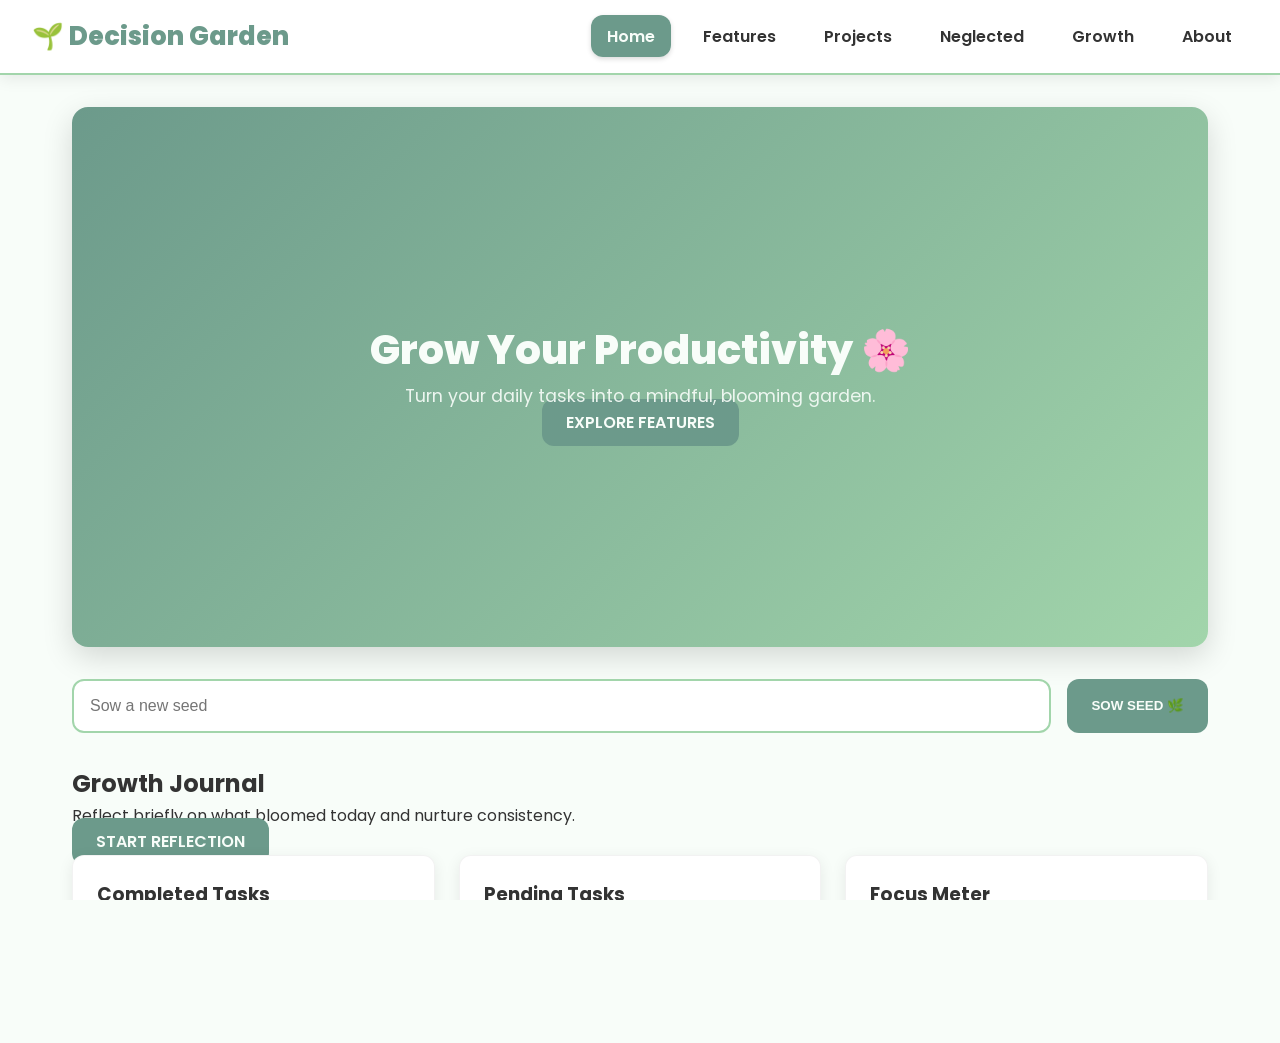
<file: index.html>
<!DOCTYPE html>
<html lang="en">
<head>
  <meta charset="UTF-8">
  <meta name="viewport" content="width=device-width, initial-scale=1">
  <title>Decision Garden | Home</title>
  <link rel="stylesheet" href="style.css">
  <link href="https://fonts.googleapis.com/css2?family=Poppins:wght@300;400;600;700;800&display=swap" rel="stylesheet">
</head>
<body class="home">
  <div class="dashboard-wrapper">

    <header class="dash-header">
      <div class="logo">🌱 Decision Garden</div>
      <nav class="dash-nav">
        <ul>
          <li><a href="index.html" class="active">Home</a></li>
          <li><a href="features.html">Features</a></li>
          <li><a href="projects.html">Projects</a></li>
          <li><a href="neglected.html">Neglected</a></li>
          <li><a href="growth.html">Growth</a></li>
          <li><a href="about.html">About</a></li>
        </ul>
      </nav>
    </header>

    <main class="dash-main">

      <section class="hero-panel big-hero fade-in">
        <div class="hero-content">
          <h1>Grow Your Productivity 🌸</h1>
          <p>Turn your daily tasks into a mindful, blooming garden.</p>
          <a href="features.html" class="btn">Explore Features</a>
        </div>
      </section>

      <section class="add-task-panel slide-up">
        <input type="text" id="taskInput" placeholder="Sow a new seed">
        <button id="addTask" class="btn">Sow Seed 🌿</button>
      </section>

      <section class="task-list grid" id="taskList" role="list"></section>

      <section class="journal-card slide-up">
        <div>
          <h2>Growth Journal</h2>
          <p>Reflect briefly on what bloomed today and nurture consistency.</p>
          <a href="#" class="btn btn-small">Start Reflection</a>
        </div>
      </section>

      <section class="stats-cards grid slide-up">
        <div class="card stat-card">
          <h3>Completed Tasks</h3>
          <p id="completedCount">0</p>
        </div>
        <div class="card stat-card">
          <h3>Pending Tasks</h3>
          <p id="pendingCount">0</p>
        </div>
        <div class="card stat-card">
          <h3>Focus Meter</h3>
          <div class="progress-bar"><div id="focusBar"></div></div>
        </div>
      </section>

    </main>

    <footer class="dash-footer fade-in">
      <p>“The seeds you water today will bloom tomorrow.”</p>
      <p>🌱 Decision Garden © 2025</p>
    </footer>
  </div>

  <script src="script.js"></script>
</body>
</html>
</file>
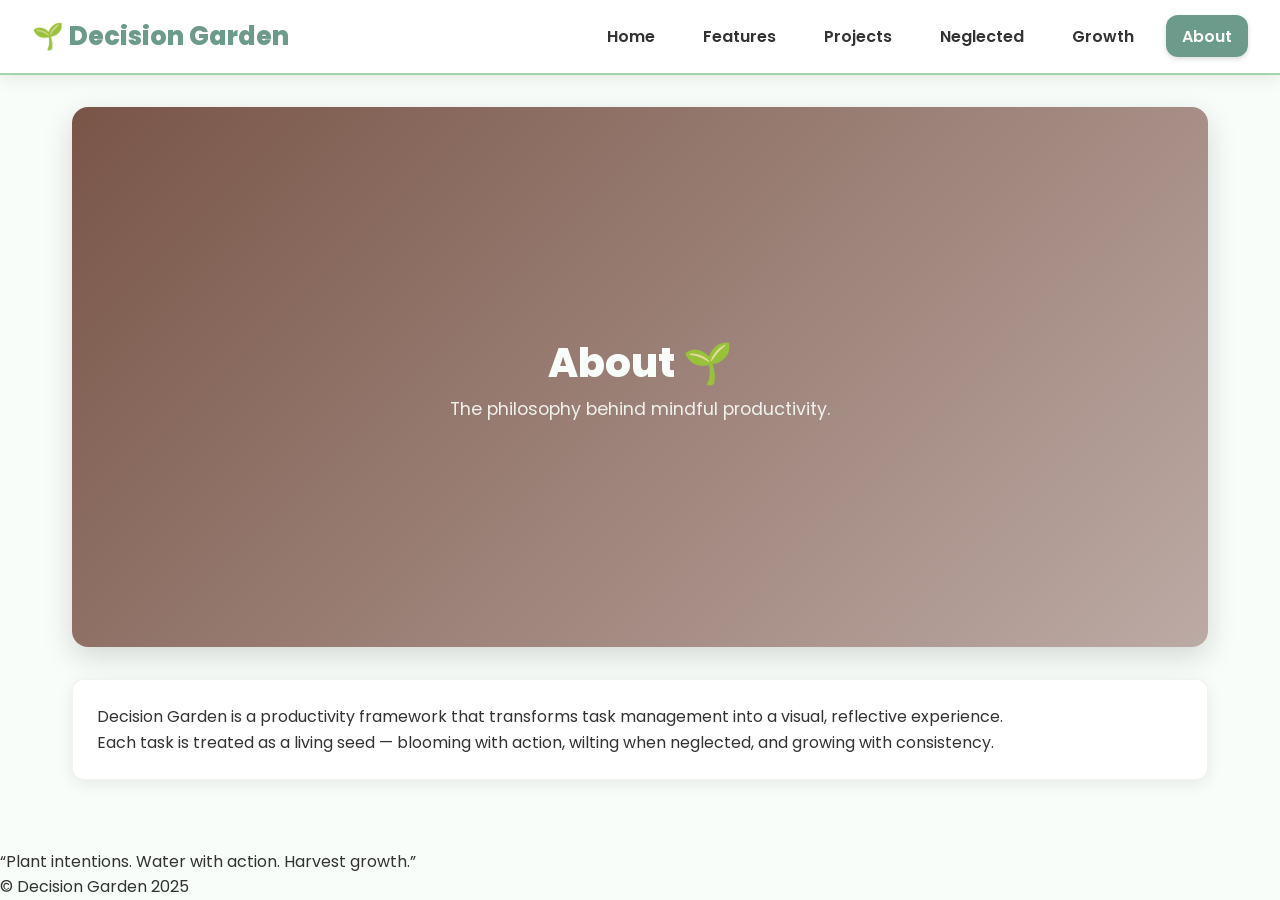
<file: about.html>
<!DOCTYPE html>
<html lang="en">
<head>
  <meta charset="UTF-8">
  <meta name="viewport" content="width=device-width, initial-scale=1">
  <title>Decision Garden | About</title>
  <link rel="stylesheet" href="style.css">
  <link href="https://fonts.googleapis.com/css2?family=Poppins:wght@300;400;600;700;800&display=swap" rel="stylesheet">
</head>
<body class="about">
  <div class="dashboard-wrapper">

    <header class="dash-header">
      <div class="logo">🌱 Decision Garden</div>
      <nav class="dash-nav">
        <ul>
          <li><a href="index.html">Home</a></li>
          <li><a href="features.html">Features</a></li>
          <li><a href="projects.html">Projects</a></li>
          <li><a href="neglected.html">Neglected</a></li>
          <li><a href="growth.html">Growth</a></li>
          <li><a href="about.html" class="active">About</a></li>
        </ul>
      </nav>
    </header>

    <main class="dash-main">
      <section class="hero-panel small-hero fade-in">
        <div class="hero-content">
          <h1>About 🌱</h1>
          <p>The philosophy behind mindful productivity.</p>
        </div>
      </section>

      <section class="about-content card slide-up">
        <p>
          Decision Garden is a productivity framework that transforms task
          management into a visual, reflective experience.
        </p>
        <p>
          Each task is treated as a living seed — blooming with action,
          wilting when neglected, and growing with consistency.
        </p>
      </section>
    </main>

    <footer class="dash-footer fade-in">
      <p>“Plant intentions. Water with action. Harvest growth.”</p>
      <p>© Decision Garden 2025</p>
    </footer>
  </div>
</body>
</html>
</file>
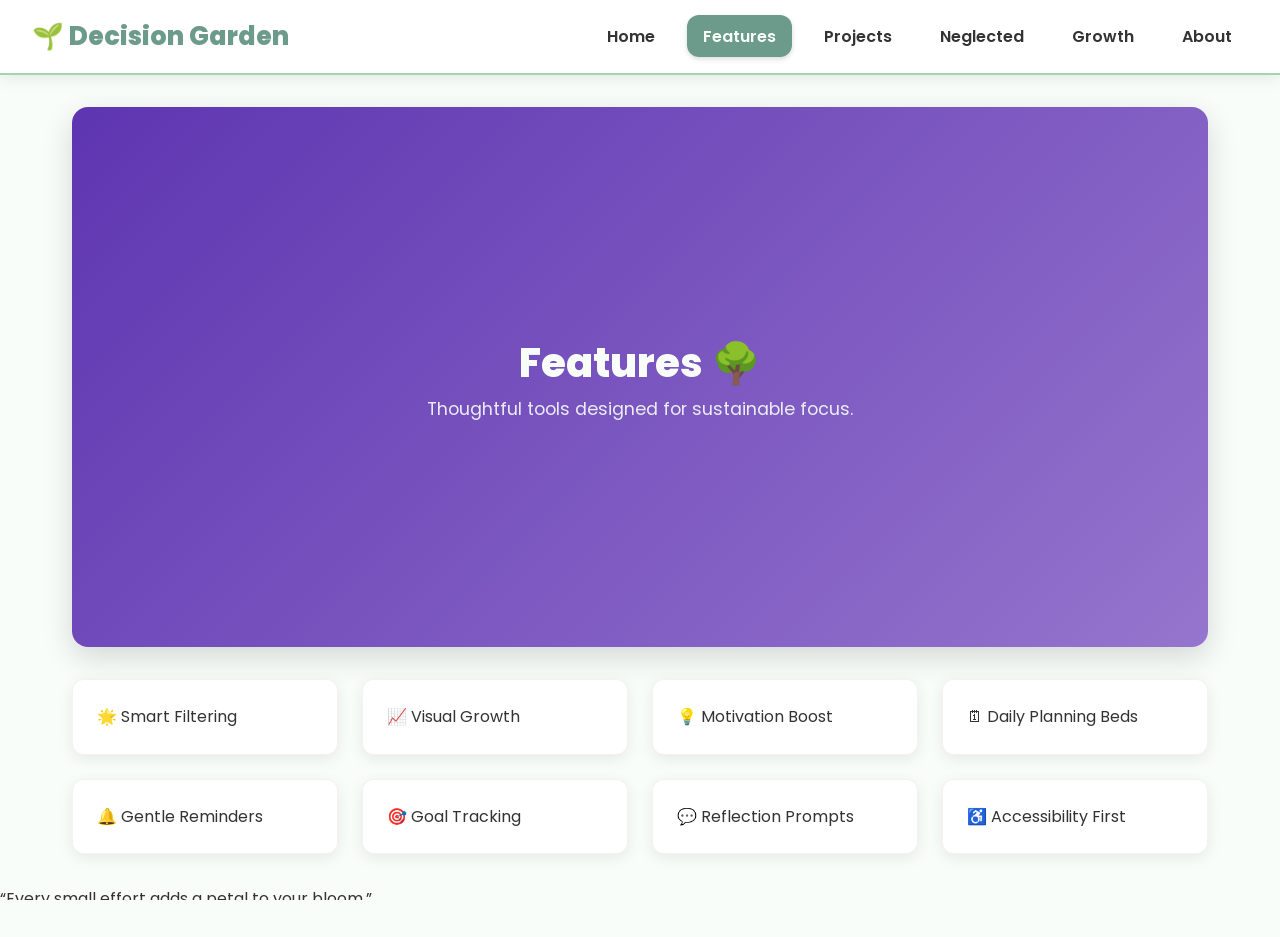
<file: features.html>
<!DOCTYPE html>
<html lang="en">
<head>
  <meta charset="UTF-8">
  <meta name="viewport" content="width=device-width, initial-scale=1">
  <title>Decision Garden | Features</title>
  <link rel="stylesheet" href="style.css">
  <link href="https://fonts.googleapis.com/css2?family=Poppins:wght@300;400;600;700;800&display=swap" rel="stylesheet">
</head>
<body class="features">
  <div class="dashboard-wrapper">

    <header class="dash-header">
      <div class="logo">🌱 Decision Garden</div>
      <nav class="dash-nav">
        <ul>
          <li><a href="index.html">Home</a></li>
          <li><a href="features.html" class="active">Features</a></li>
          <li><a href="projects.html">Projects</a></li>
          <li><a href="neglected.html">Neglected</a></li>
          <li><a href="growth.html">Growth</a></li>
          <li><a href="about.html">About</a></li>
        </ul>
      </nav>
    </header>

    <main class="dash-main">
      <section class="hero-panel small-hero fade-in">
        <div class="hero-content">
          <h1>Features 🌳</h1>
          <p>Thoughtful tools designed for sustainable focus.</p>
        </div>
      </section>

      <section class="features-grid grid slide-up">
        <div class="card feature-card">🌟 Smart Filtering</div>
        <div class="card feature-card">📈 Visual Growth</div>
        <div class="card feature-card">💡 Motivation Boost</div>
        <div class="card feature-card">🗓 Daily Planning Beds</div>
        <div class="card feature-card">🔔 Gentle Reminders</div>
        <div class="card feature-card">🎯 Goal Tracking</div>
        <div class="card feature-card">💬 Reflection Prompts</div>
        <div class="card feature-card">♿ Accessibility First</div>
      </section>
    </main>

    <footer class="dash-footer fade-in">
      <p>“Every small effort adds a petal to your bloom.”</p>
      <p>🌱 Decision Garden © 2025</p>
    </footer>
  </div>

  <script src="script.js"></script>
</body>
</html>
</file>
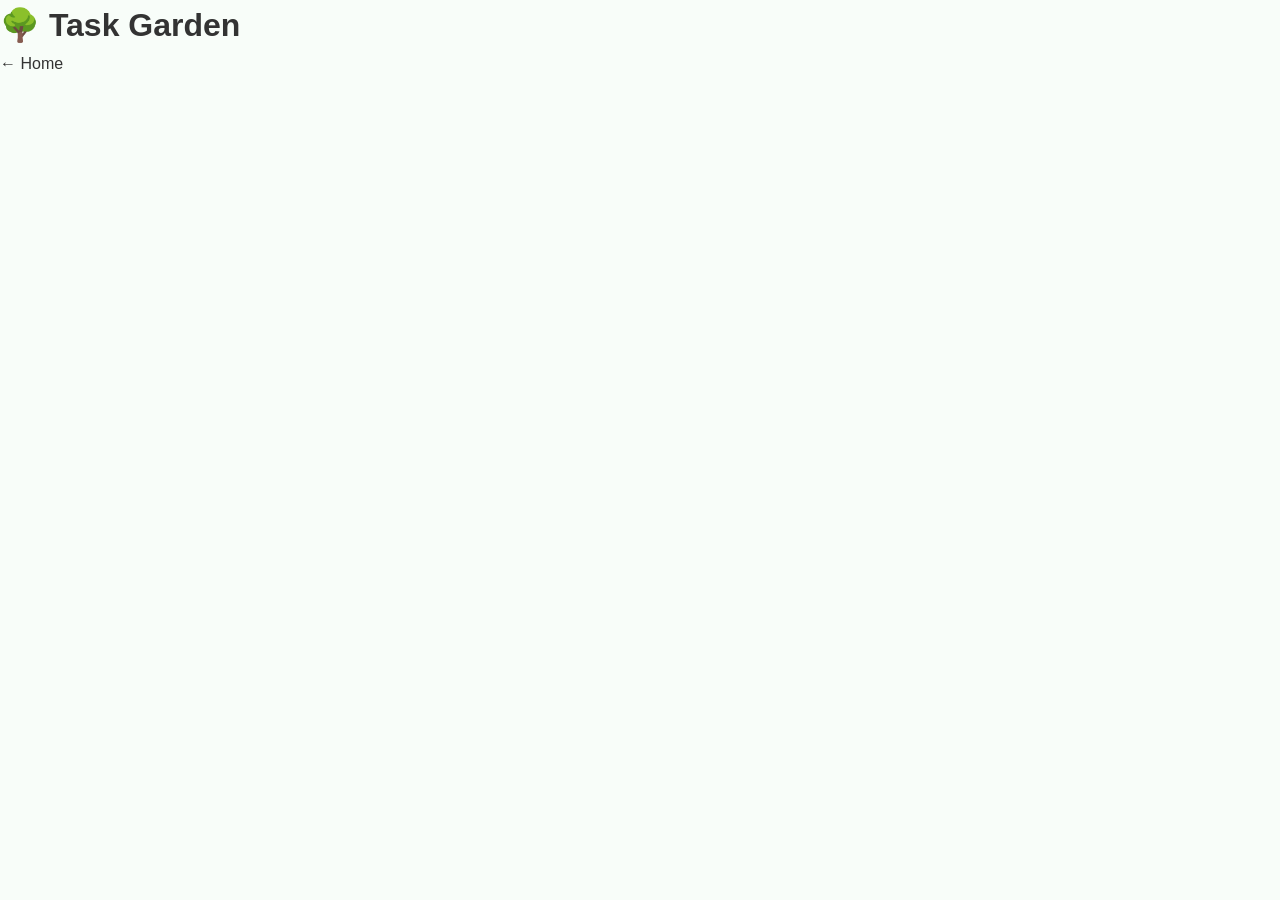
<file: garden.html>
<!DOCTYPE html>
<html lang="en">
<head>
  <meta charset="UTF-8">
  <meta name="viewport" content="width=device-width, initial-scale=1">
  <title>Garden</title>
  <link rel="stylesheet" href="style.css">
</head>
<body>

<header>
  <h1>🌳 Task Garden</h1>
  <a href="index.html">← Home</a>
</header>

<main>
<section class="garden" id="garden" aria-live="polite"></section>
</main>

<script src="script.js"></script>
</body>
</html>
</file>
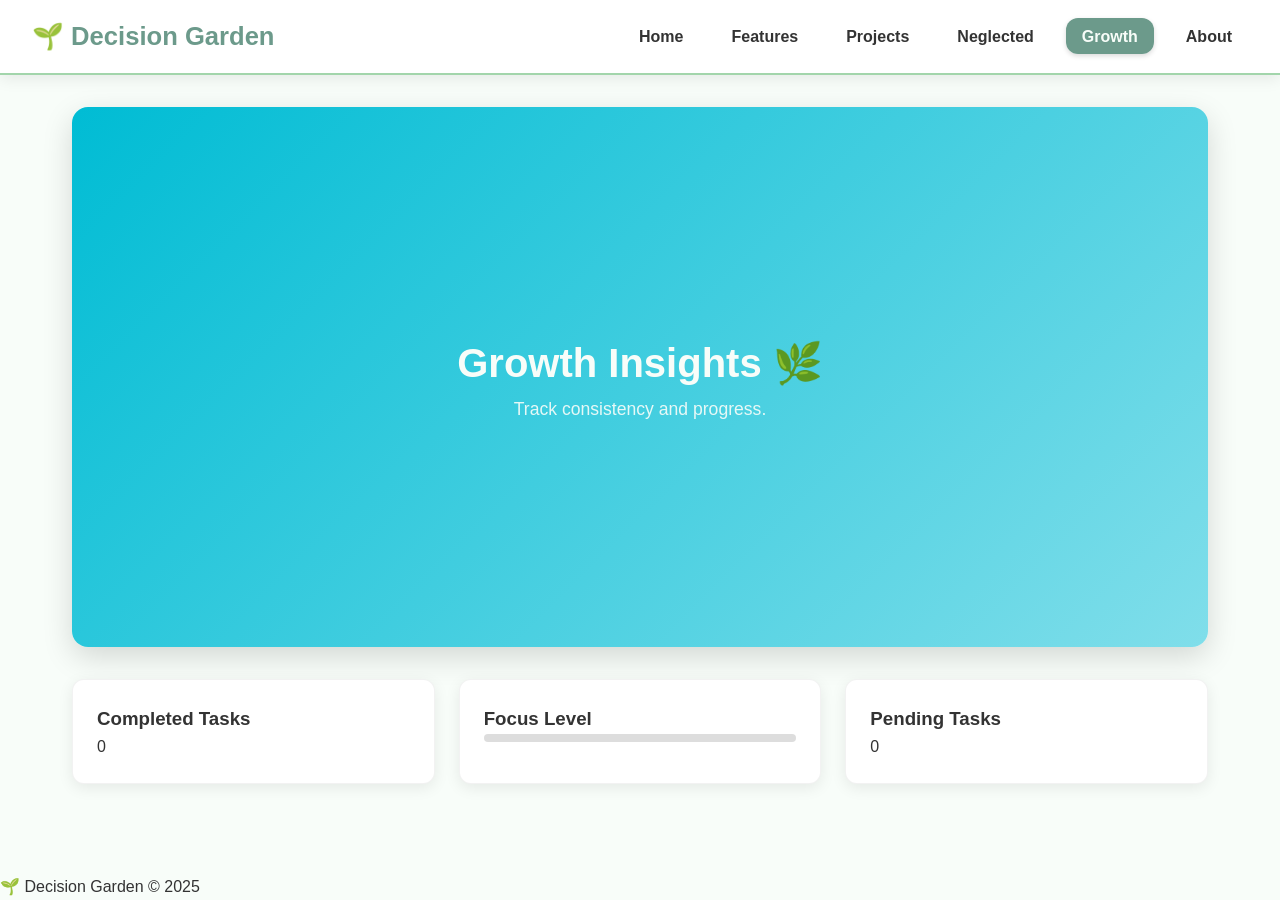
<file: growth.html>
<!DOCTYPE html>
<html lang="en">
<head>
  <meta charset="UTF-8">
  <meta name="viewport" content="width=device-width, initial-scale=1">
  <title>Growth | Decision Garden</title>
  <link rel="stylesheet" href="style.css">
</head>
<body class="growth-comparison">
  <div class="dashboard-wrapper">

    <header class="dash-header">
      <div class="logo">🌱 Decision Garden</div>
      <nav class="dash-nav">
        <ul>
          <li><a href="index.html">Home</a></li>
          <li><a href="features.html">Features</a></li>
          <li><a href="projects.html">Projects</a></li>
          <li><a href="neglected.html">Neglected</a></li>
          <li><a href="growth.html" class="active">Growth</a></li>
          <li><a href="about.html">About</a></li>
        </ul>
      </nav>
    </header>

    <main class="dash-main">
      <section class="hero-panel fade-in">
        <h1>Growth Insights 🌿</h1>
        <p>Track consistency and progress.</p>
      </section>

      <section class="stats-cards grid slide-up">
        <div class="card stat-card">
          <h3>Completed Tasks</h3>
          <p id="completedCount">0</p>
        </div>
        <div class="card stat-card">
          <h3>Focus Level</h3>
          <div class="progress-bar"><div id="focusBar"></div></div>
        </div>
        <div class="card stat-card">
          <h3>Pending Tasks</h3>
          <p id="pendingCount">0</p>
        </div>
      </section>
    </main>

    <footer class="dash-footer fade-in">
      <p>🌱 Decision Garden © 2025</p>
    </footer>
  </div>

  <script src="script.js"></script>
</body>
</html>
</file>
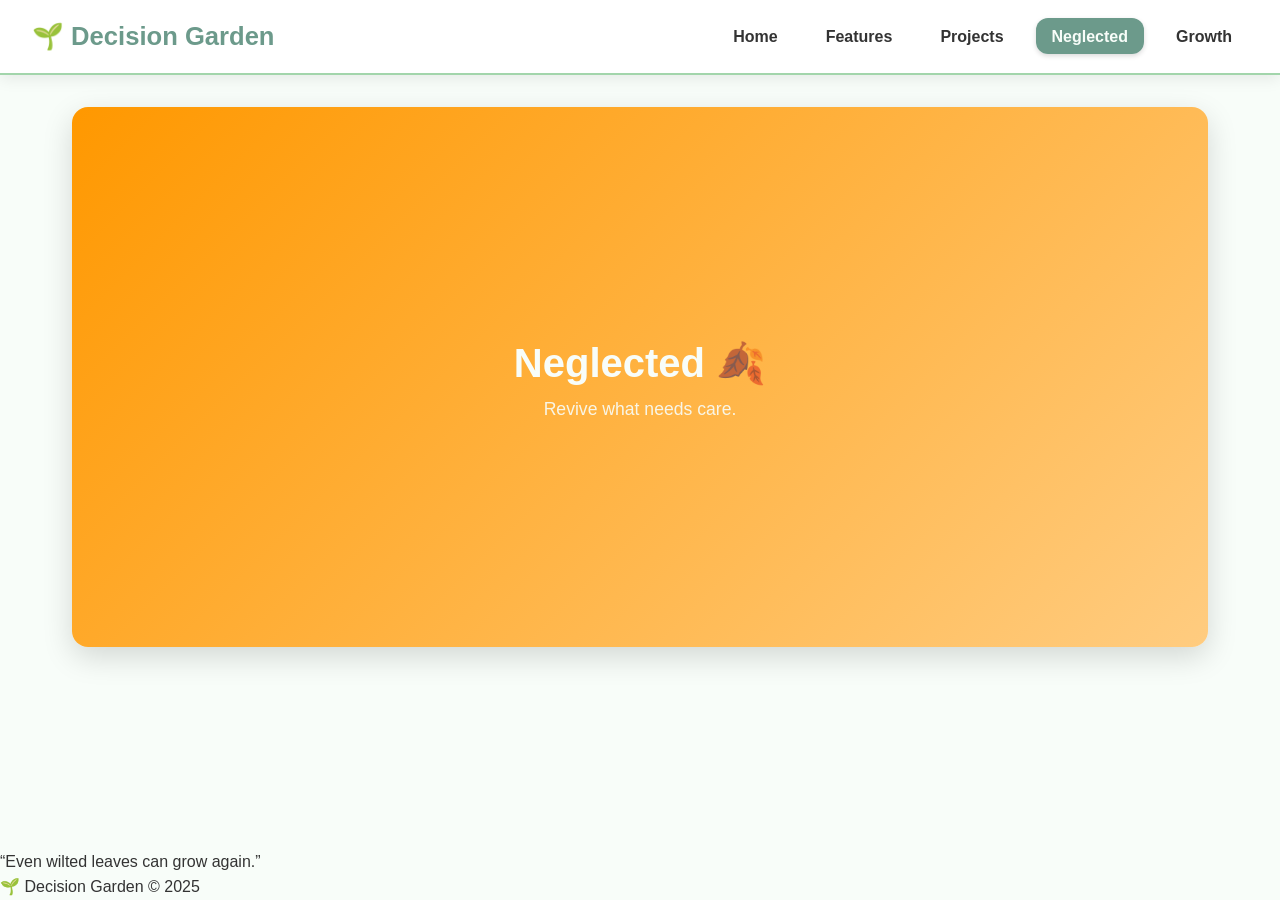
<file: neglected.html>
<!DOCTYPE html>
<html lang="en">
<head>
  <meta charset="UTF-8">
  <meta name="viewport" content="width=device-width, initial-scale=1">
  <title>Decision Garden | Neglected</title>
  <link rel="stylesheet" href="style.css">
</head>
<body class="neglected">
  <div class="dashboard-wrapper">

    <header class="dash-header">
      <div class="logo">🌱 Decision Garden</div>
      <nav class="dash-nav">
        <ul>
          <li><a href="index.html">Home</a></li>
          <li><a href="features.html">Features</a></li>
          <li><a href="projects.html">Projects</a></li>
          <li><a href="neglected.html" class="active">Neglected</a></li>
          <li><a href="growth.html">Growth</a></li>
        </ul>
      </nav>
    </header>

    <main class="dash-main">
      <section class="hero-panel small-hero fade-in">
        <div class="hero-content">
          <h1>Neglected 🍂</h1>
          <p>Revive what needs care.</p>
        </div>
      </section>

      <section class="task-list grid slide-up"></section>
    </main>

    <footer class="dash-footer fade-in">
      <p>“Even wilted leaves can grow again.”</p>
      <p>🌱 Decision Garden © 2025</p>
    </footer>
  </div>

  <script src="script.js"></script>
</body>
</html>
</file>
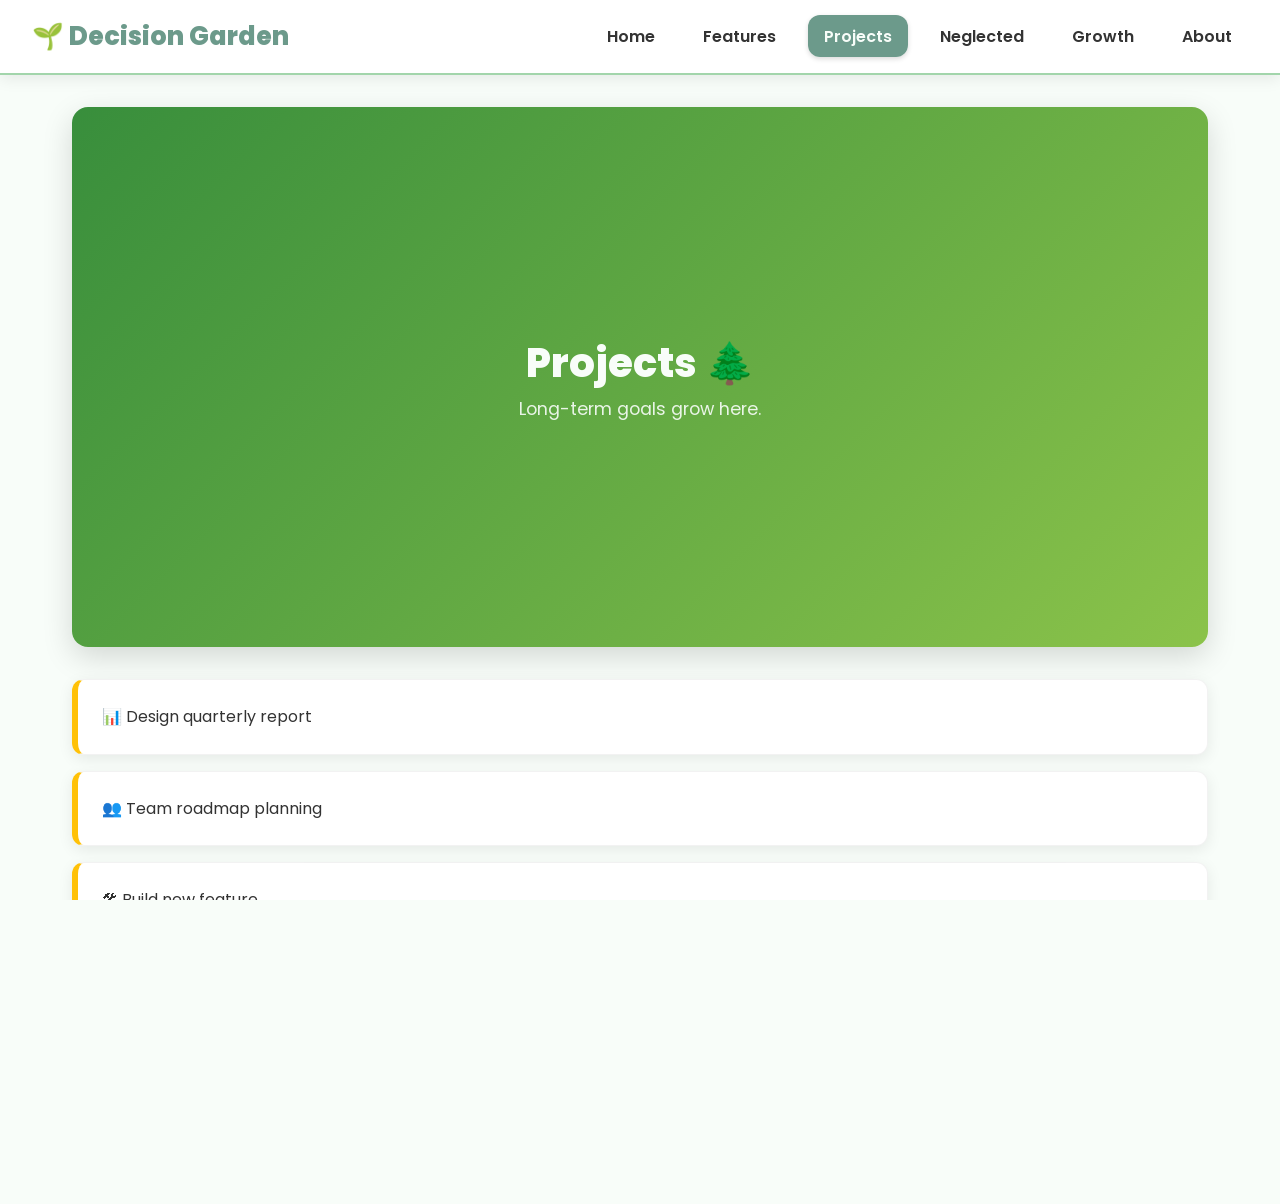
<file: projects.html>
<!DOCTYPE html>
<html lang="en">
<head>
  <meta charset="UTF-8">
  <meta name="viewport" content="width=device-width, initial-scale=1">
  <title>Decision Garden | Projects</title>
  <link rel="stylesheet" href="style.css">
  <link href="https://fonts.googleapis.com/css2?family=Poppins:wght@300;400;600;700;800&display=swap" rel="stylesheet">
</head>
<body class="projects">
  <div class="dashboard-wrapper">

    <header class="dash-header">
      <div class="logo">🌱 Decision Garden</div>
      <nav class="dash-nav">
        <ul>
          <li><a href="index.html">Home</a></li>
          <li><a href="features.html">Features</a></li>
          <li><a href="projects.html" class="active">Projects</a></li>
          <li><a href="neglected.html">Neglected</a></li>
          <li><a href="growth.html">Growth</a></li>
          <li><a href="about.html">About</a></li>
        </ul>
      </nav>
    </header>

    <main class="dash-main">
      <section class="hero-panel small-hero fade-in">
        <div class="hero-content">
          <h1>Projects 🌲</h1>
          <p>Long-term goals grow here.</p>
        </div>
      </section>

      <section class="task-list grid slide-up">
        <div class="card task-card">📊 Design quarterly report</div>
        <div class="card task-card">👥 Team roadmap planning</div>
        <div class="card task-card">🛠 Build new feature</div>
        <div class="card task-card">🔍 Research new tech</div>
        <div class="card task-card">📑 Write documentation</div>
      </section>
    </main>

    <footer class="dash-footer fade-in">
      <p>“Big trees grow from tiny seeds of effort.”</p>
      <p>🌱 Decision Garden © 2025</p>
    </footer>
  </div>

  <script src="script.js"></script>
</body>
</html>
</file>
<file: style.css>
:root {
  --c-primary: #6C9A8B;
  --c-primary-dark: #5A8073;
  --c-secondary: #A2D5AB;
  --c-text-dark: #333;
  --c-text-light: #f8fdf9;
  --c-bg: #F8FDF9;
  --c-card: #ffffff;
  --c-wilt: #E57373;
  --c-bloom: #4CAF50;
  --c-sprout: #FFC107;
  --shadow: 0 4px 15px rgba(0,0,0,.08);
  --r-lg: 12px;
  --r-xl: 16px;
  --transition: 0.3s ease;
}

* {
  margin: 0;
  padding: 0;
  box-sizing: border-box;
}

html, body {
  height: 100%;
  width: 100%;
  font-family: 'Poppins', sans-serif;
  background: var(--c-bg);
  color: var(--c-text-dark);
  line-height: 1.6;
  overflow-x: hidden;
}

a {
  text-decoration: none;
  color: inherit;
}

.dashboard-wrapper {
  display: flex;
  flex-direction: column;
  min-height: 100vh;
  width: 100%;
}

.dash-header {
  background: rgba(255,255,255,.95);
  backdrop-filter: blur(10px);
  padding: 1rem 2rem;
  display: flex;
  justify-content: space-between;
  align-items: center;
  box-shadow: var(--shadow);
  position: sticky;
  top: 0;
  z-index: 100;
  border-bottom: 2px solid var(--c-secondary);
}

.logo {
  font-size: 1.6rem;
  font-weight: 800;
  color: var(--c-primary);
  display: flex;
  align-items: center;
  gap: .5rem;
}

.dash-nav ul {
  list-style: none;
  display: flex;
  gap: 1rem;
}

.dash-nav a {
  padding: .6rem 1rem;
  border-radius: var(--r-lg);
  transition: var(--transition);
  font-weight: 600;
}

.dash-nav a.active {
  background: var(--c-primary);
  color: var(--c-text-light);
  box-shadow: 0 2px 5px rgba(0,0,0,.15);
}

.dash-nav a:hover:not(.active) {
  background: var(--c-secondary);
  color: var(--c-text-dark);
}

@media (max-width: 768px) {
  .dash-nav {
    display: none;
    position: absolute;
    top: 100%;
    left: 0;
    width: 100%;
    background: var(--c-card);
    box-shadow: 0 4px 12px rgba(0,0,0,.1);
    padding: 1rem 0;
  }
  .dash-nav ul {
    flex-direction: column;
    padding: 0 2rem;
  }
}

.dash-main {
  flex: 1;
  width: 100%;
  padding: 2rem;
  max-width: 1200px;
  margin: 0 auto;
}

.hero-panel {
  border-radius: var(--r-xl);
  padding: 3rem;
  margin-bottom: 2rem;
  text-align: center;
  box-shadow: 0 10px 30px rgba(0,0,0,.15);
  min-height: 60vh;
  display: flex;
  flex-direction: column;
  justify-content: center;
  align-items: center;
  color: var(--c-text-light);
}

.hero-panel h1 {
  font-size: 2.5rem;
  font-weight: 800;
}

.hero-panel p {
  font-size: 1.1rem;
  opacity: .9;
  max-width: 700px;
}

@media (max-width: 600px) {
  .hero-panel {
    padding: 2rem 1rem;
    min-height: 50vh;
  }
  .hero-panel h1 {
    font-size: 1.8rem;
  }
}

.card {
  background: var(--c-card);
  border-radius: var(--r-lg);
  padding: 1.5rem;
  box-shadow: var(--shadow);
  transition: var(--transition);
  border: 1px solid rgba(0,0,0,.05);
}

.card:hover {
  transform: translateY(-3px);
  box-shadow: 0 8px 20px rgba(0,0,0,.12);
}

.btn {
  background: var(--c-primary);
  color: var(--c-text-light);
  border: none;
  padding: .75rem 1.5rem;
  border-radius: var(--r-lg);
  font-weight: 600;
  cursor: pointer;
  transition: var(--transition);
  text-transform: uppercase;
}

.btn:hover {
  background: var(--c-primary-dark);
  transform: translateY(-2px);
}

.add-task-panel {
  display: flex;
  gap: 1rem;
  margin-bottom: 2rem;
}

.add-task-panel input {
  flex: 1;
  padding: 1rem;
  border: 2px solid var(--c-secondary);
  border-radius: var(--r-lg);
  font-size: 1rem;
}

.task-list {
  display: flex;
  flex-direction: column;
  gap: 1rem;
}

.task-card {
  position: relative;
  cursor: pointer;
  padding-right: 3rem;
  border-left: 6px solid var(--c-sprout);
}

.task-card.done {
  opacity: .75;
  text-decoration: line-through;
  border-left-color: var(--c-bloom);
}

.task-card.wilt {
  background: #FEF7F7;
  border-left-color: var(--c-wilt);
}

.delete-btn {
  position: absolute;
  right: 1rem;
  top: 50%;
  transform: translateY(-50%);
  background: none;
  border: none;
  cursor: pointer;
  opacity: .6;
}

.delete-btn:hover {
  opacity: 1;
}

.fade-out {
  opacity: 0;
  transform: translateX(-10px);
  transition: .3s ease;
}

.dragging {
  opacity: .5;
}

.stats-cards,
.features-grid,
.garden-grid,
.comparison-cards {
  display: grid;
  grid-template-columns: repeat(auto-fit, minmax(220px,1fr));
  gap: 1.5rem;
}

.progress-bar {
  width: 100%;
  height: 8px;
  background: #ddd;
  border-radius: 6px;
  overflow: hidden;
}

.progress-bar div {
  height: 100%;
  width: 0;
  background: var(--c-primary);
  transition: width .4s ease;
}

.fade-in {
  animation: fadeIn .8s ease forwards;
}

.slide-up {
  animation: slideUp .6s ease forwards;
  opacity: 0;
}

@keyframes fadeIn {
  from { opacity: 0; }
  to { opacity: 1; }
}

@keyframes slideUp {
  from { opacity: 0; transform: translateY(20px); }
  to { opacity: 1; transform: translateY(0); }
}

.home .hero-panel { background: linear-gradient(135deg,#6C9A8B,#A2D5AB); }
.projects .hero-panel { background: linear-gradient(135deg,#388E3C,#8BC34A); }
.neglected .hero-panel { background: linear-gradient(135deg,#FF9800,#FFCC80); }
.growth-comparison .hero-panel { background: linear-gradient(135deg,#00BCD4,#80DEEA); }
.about .hero-panel { background: linear-gradient(135deg,#795548,#BCAAA4); }
.features .hero-panel { background: linear-gradient(135deg,#5E35B1,#9575CD); }
.garden .hero-panel { background: linear-gradient(135deg,#43A047,#81C784); }

body.dark {
  --c-bg: #1A1A1A;
  --c-card: #2A2A2A;
  --c-text-dark: #EEE;
  --c-text-light: #FFF;
  --c-primary: #81C784;
  --c-primary-dark: #4CAF50;
  --c-secondary: #66BB6A;
  background: var(--c-bg);
  color: var(--c-text-dark);
}

body.dark .dash-header {
  background: rgba(30,30,30,.95);
}

@media (prefers-reduced-motion: reduce) {
  * {
    animation: none !important;
    transition: none !important;
  }
}
</file>
